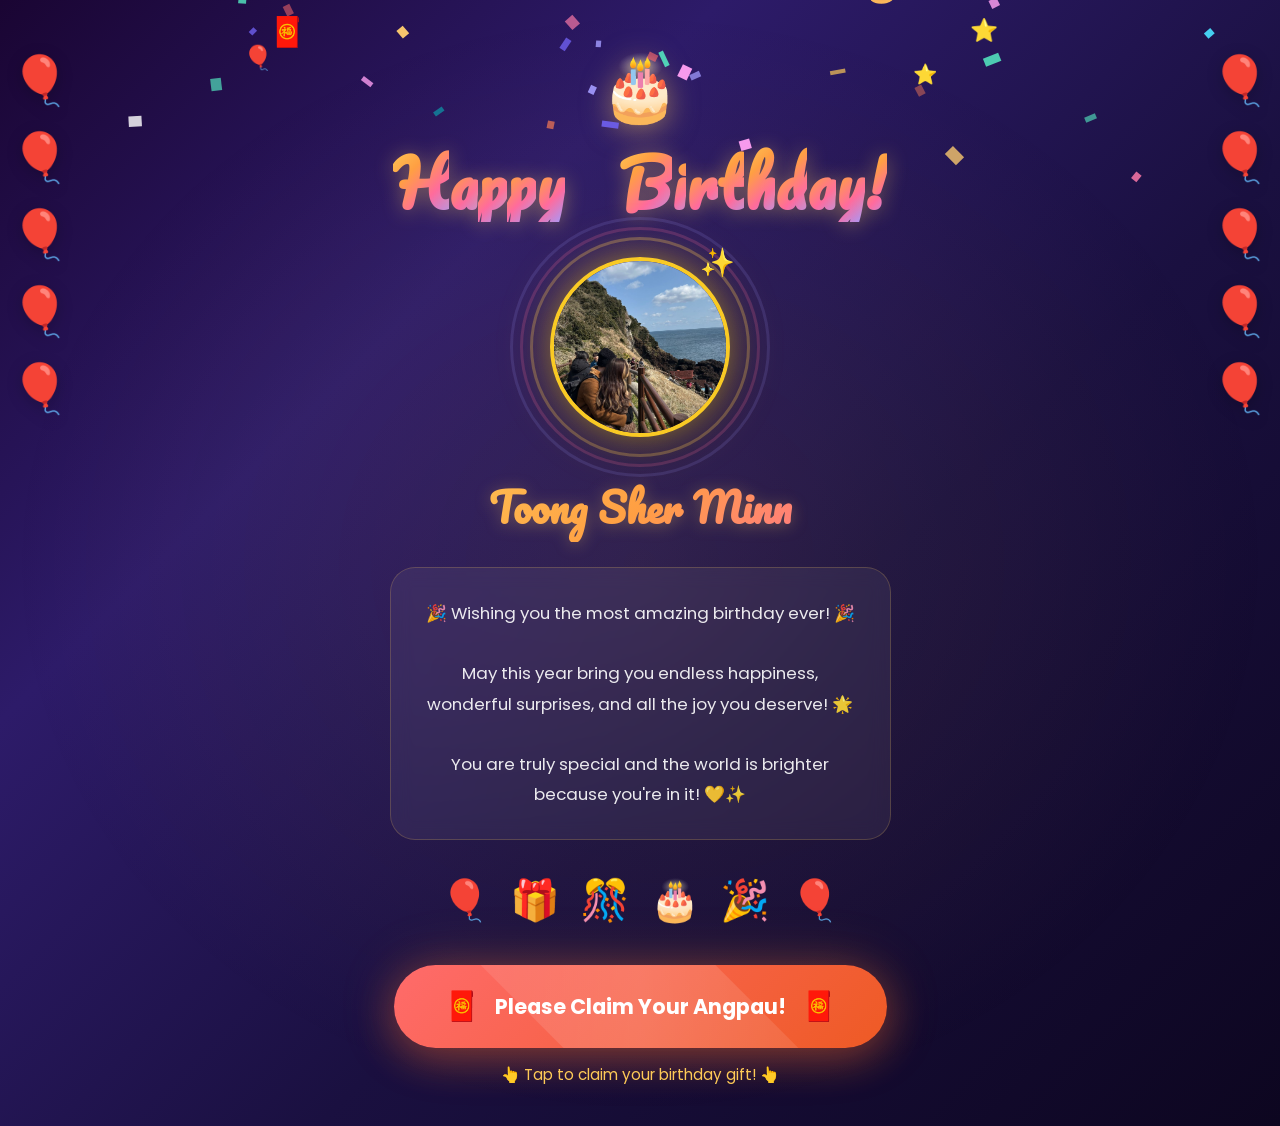
<file: index.html>
<!DOCTYPE html>
<html lang="en">
<head>
    <meta charset="UTF-8">
    <meta name="viewport" content="width=device-width, initial-scale=1.0">
    <title>🎂 Happy Birthday! 🎂</title>
    <link rel="preconnect" href="https://fonts.googleapis.com">
    <link rel="preconnect" href="https://fonts.gstatic.com" crossorigin>
    <link href="https://fonts.googleapis.com/css2?family=Pacifico&family=Poppins:wght@300;400;600;700;800&display=swap" rel="stylesheet">
    <link rel="stylesheet" href="style.css">
</head>
<body>
    <!-- Floating Balloons Background -->
    <div class="balloons-bg" id="balloonsBg"></div>

    <!-- Confetti particles -->
    <div class="confetti-container" id="confettiContainer"></div>

    <!-- Sparkle Stars -->
    <div class="sparkle-container" id="sparkleContainer"></div>

    <!-- ===== MAIN BIRTHDAY SECTION ===== -->
    <section class="section birthday-section" id="birthdaySection">
        <div class="birthday-content">
            <!-- Cake icon top -->
            <div class="cake-icon">🎂</div>

            <!-- Animated title -->
            <h1 class="birthday-title fun-font">
                <span class="letter-pop" style="--i:0">H</span><span class="letter-pop" style="--i:1">a</span><span class="letter-pop" style="--i:2">p</span><span class="letter-pop" style="--i:3">p</span><span class="letter-pop" style="--i:4">y</span>
                <span class="letter-space"></span>
                <span class="letter-pop" style="--i:5">B</span><span class="letter-pop" style="--i:6">i</span><span class="letter-pop" style="--i:7">r</span><span class="letter-pop" style="--i:8">t</span><span class="letter-pop" style="--i:9">h</span><span class="letter-pop" style="--i:10">d</span><span class="letter-pop" style="--i:11">a</span><span class="letter-pop" style="--i:12">y</span><span class="letter-pop" style="--i:13">!</span>
            </h1>

            <!-- Birthday person's photo -->
            <div class="birthday-photo-frame">
                <div class="photo-ring"></div>
                <div class="photo-ring ring-2"></div>
                <div class="photo-ring ring-3"></div>
                <img src="images/birthday_girl.jpeg" alt="Birthday Girl" class="birthday-photo" id="birthdayPhoto">
                <div class="photo-sparkles">✨</div>
            </div>

            <!-- Name -->
            <h2 class="birthday-name fun-font">Toong Sher Minn</h2>

            <!-- Birthday message -->
            <div class="birthday-message-box">
                <p class="birthday-message">
                    🎉 Wishing you the most amazing birthday ever! 🎉<br><br>
                    May this year bring you endless happiness,<br>
                    wonderful surprises, and all the joy you deserve! 🌟<br><br>
                    You are truly special and the world is brighter<br>
                    because you're in it! 💛✨
                </p>
            </div>

            <!-- Party emojis row -->
            <div class="party-emojis">
                <span class="party-emoji bounce-1">🎈</span>
                <span class="party-emoji bounce-2">🎁</span>
                <span class="party-emoji bounce-3">🎊</span>
                <span class="party-emoji bounce-4">🎂</span>
                <span class="party-emoji bounce-5">🎉</span>
                <span class="party-emoji bounce-6">🎈</span>
            </div>

            <!-- Angpau Button -->
            <a href="angpau.html" class="angpau-btn pulse-btn" id="angpauBtn">
                <span class="angpau-icon">🧧</span>
                <span class="angpau-text">Please Claim Your Angpau!</span>
                <span class="angpau-icon">🧧</span>
            </a>

            <p class="angpau-hint">👆 Tap to claim your birthday gift! 👆</p>
        </div>

        <!-- Big side balloons decoration -->
        <div class="balloon-cluster left-balloons">
            <div class="static-balloon" style="--color: #ff6b6b; --delay: 0s;">🎈</div>
            <div class="static-balloon" style="--color: #feca57; --delay: 0.2s;">🎈</div>
            <div class="static-balloon" style="--color: #48dbfb; --delay: 0.4s;">🎈</div>
            <div class="static-balloon" style="--color: #ff9ff3; --delay: 0.6s;">🎈</div>
            <div class="static-balloon" style="--color: #55efc4; --delay: 0.8s;">🎈</div>
        </div>
        <div class="balloon-cluster right-balloons">
            <div class="static-balloon" style="--color: #a29bfe; --delay: 0.1s;">🎈</div>
            <div class="static-balloon" style="--color: #fd79a8; --delay: 0.3s;">🎈</div>
            <div class="static-balloon" style="--color: #fdcb6e; --delay: 0.5s;">🎈</div>
            <div class="static-balloon" style="--color: #00cec9; --delay: 0.7s;">🎈</div>
            <div class="static-balloon" style="--color: #e17055; --delay: 0.9s;">🎈</div>
        </div>

        <canvas id="confettiCanvas"></canvas>
    </section>

    <script src="script.js"></script>
</body>
</html>
</file>
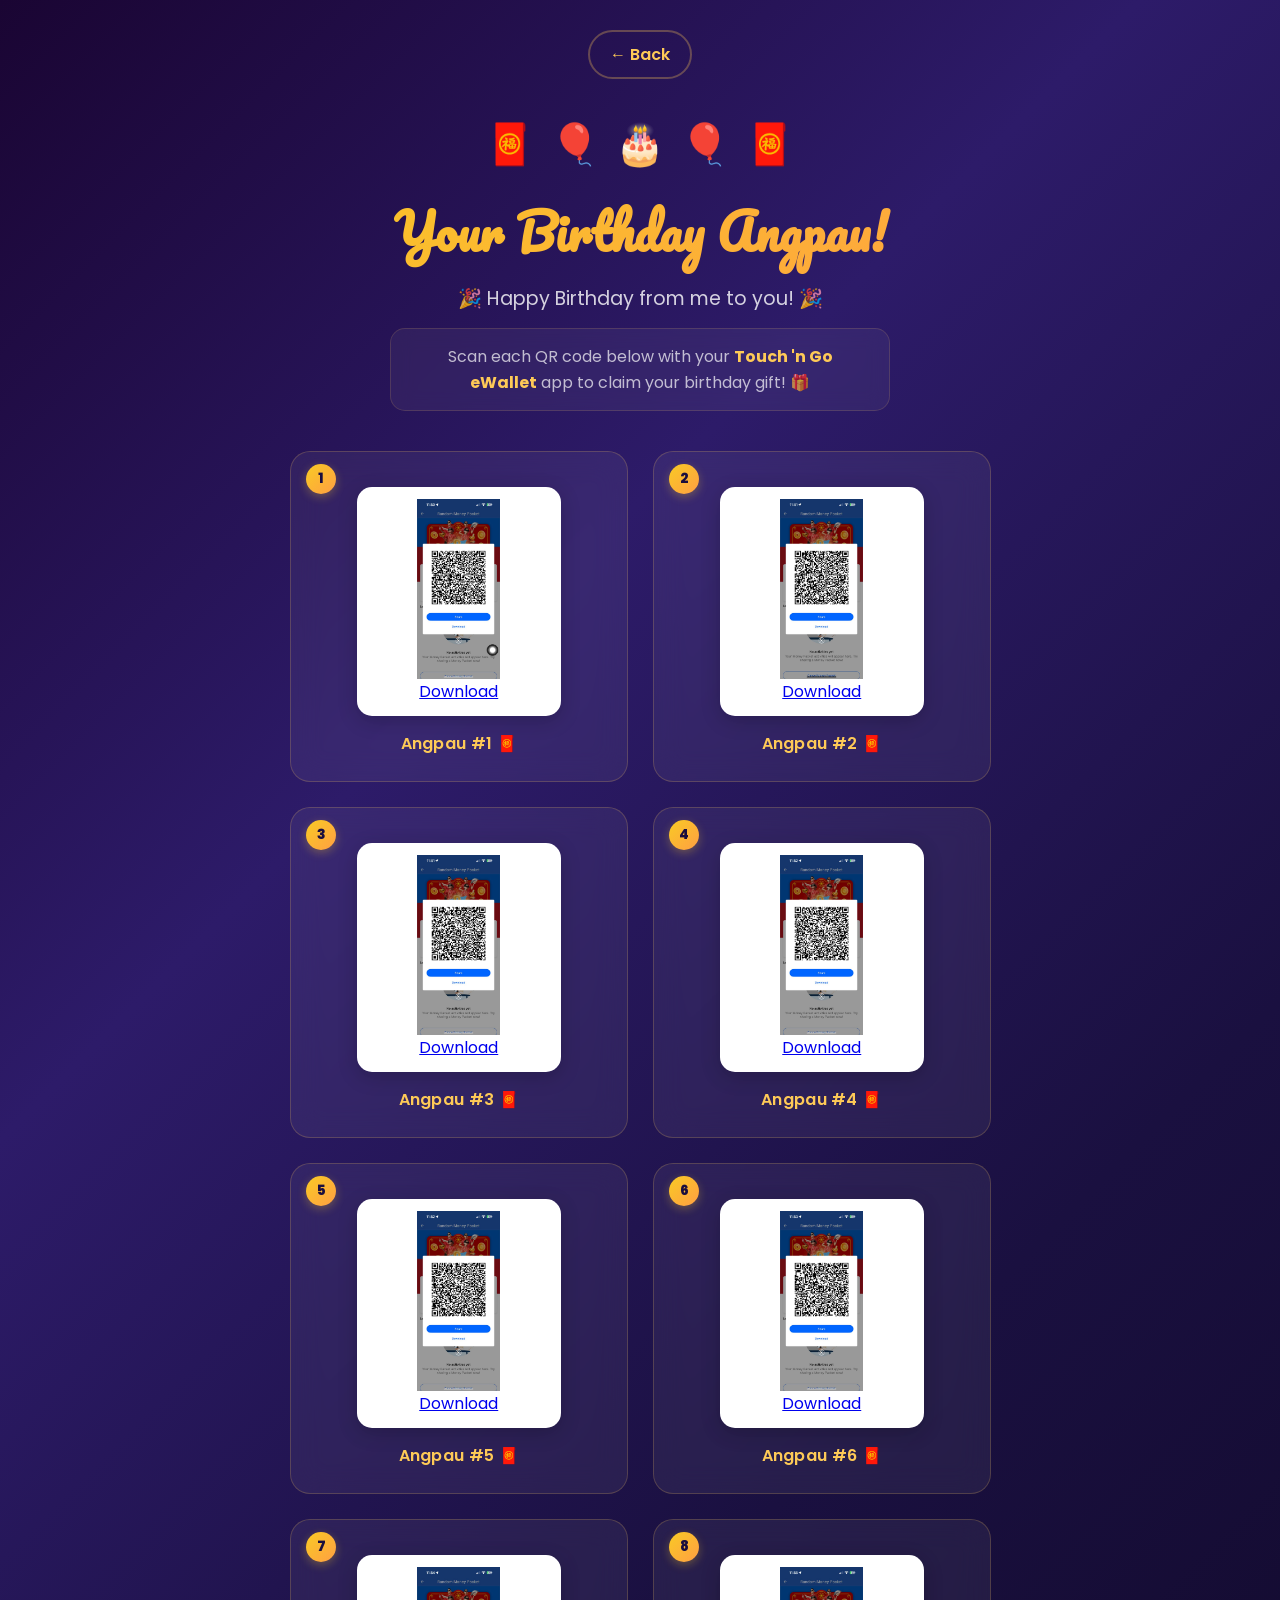
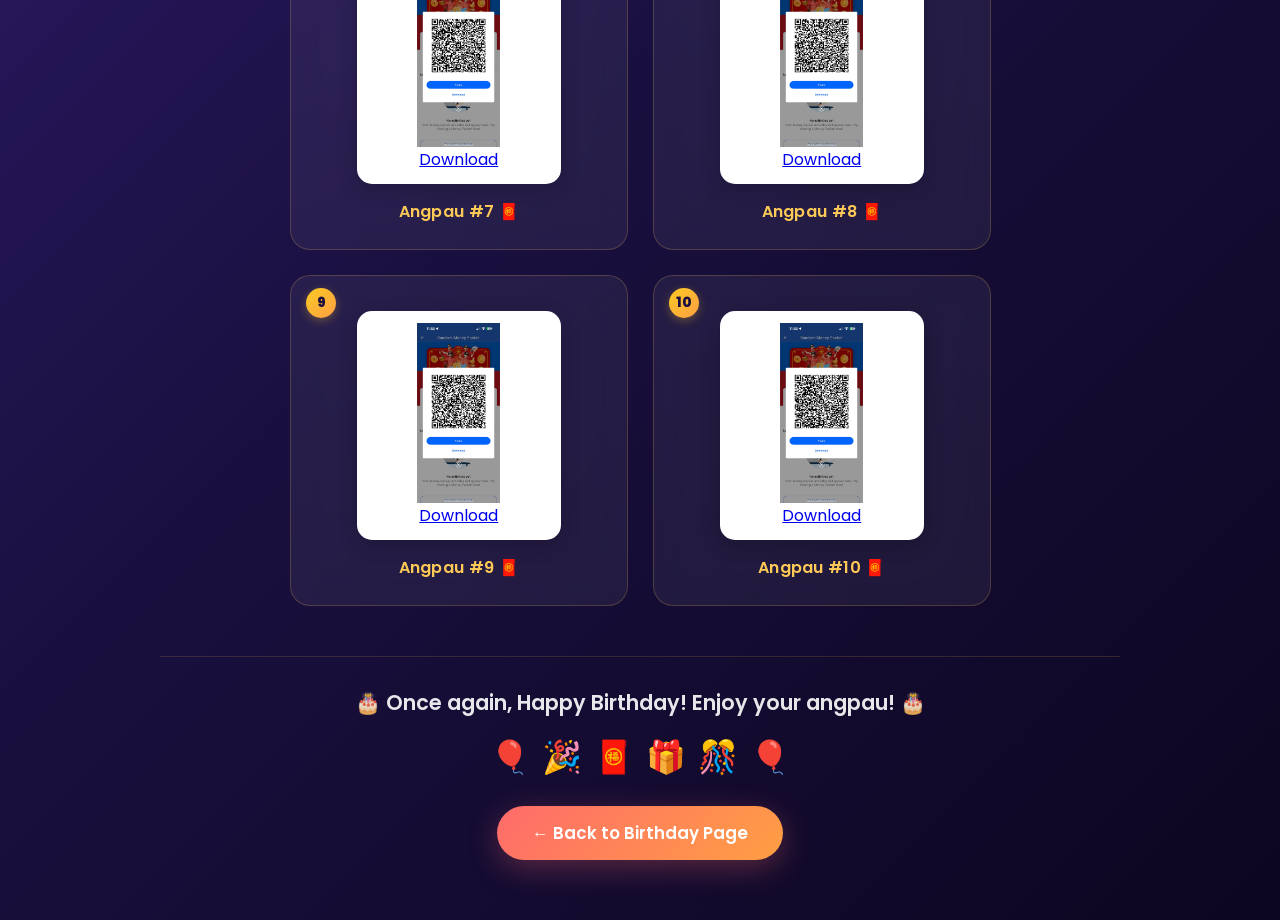
<file: angpau.html>
<!DOCTYPE html>
<html lang="en">
<head>
    <meta charset="UTF-8">
    <meta name="viewport" content="width=device-width, initial-scale=1.0">
    <title>🧧 Your Birthday Angpau! 🧧</title>
    <link rel="preconnect" href="https://fonts.googleapis.com">
    <link rel="preconnect" href="https://fonts.gstatic.com" crossorigin>
    <link href="https://fonts.googleapis.com/css2?family=Pacifico&family=Poppins:wght@300;400;600;700;800&display=swap" rel="stylesheet">
    <link rel="stylesheet" href="angpau.css">
</head>
<body>
    <!-- Floating Balloons Background -->
    <div class="balloons-bg" id="balloonsBg"></div>

    <!-- Sparkles -->
    <div class="sparkle-container" id="sparkleContainer"></div>

    <div class="angpau-page">
        <!-- Header -->
        <header class="angpau-header">
            <a href="index.html" class="back-btn">← Back</a>
            <div class="header-emojis">
                <span class="header-emoji he-1">🧧</span>
                <span class="header-emoji he-2">🎈</span>
                <span class="header-emoji he-3">🎂</span>
                <span class="header-emoji he-4">🎈</span>
                <span class="header-emoji he-5">🧧</span>
            </div>
            <h1 class="angpau-title fun-font">Your Birthday Angpau!</h1>
            <p class="angpau-subtitle">🎉 Happy Birthday from me to you! 🎉</p>
            <p class="angpau-instructions">
                Scan each QR code below with your <strong>Touch 'n Go eWallet</strong> app to claim your birthday gift! 🎁
            </p>
        </header>

        <!-- QR Codes Grid -->
        <div class="qr-grid">
            <div class="qr-card" style="--delay: 0.1s">
                <div class="qr-number">1</div>
                <div class="qr-image-wrapper">
                    <img src="images/qr1.jpeg" alt="QR Code 1" class="qr-image">
                    <a href="images/qr1.jpeg" download class="download-btn">Download</a>
                </div>
                <p class="qr-label">Angpau #1 🧧</p>
            </div>

            <div class="qr-card" style="--delay: 0.2s">
                <div class="qr-number">2</div>
                <div class="qr-image-wrapper">
                    <img src="images/qr2.jpeg" alt="QR Code 2" class="qr-image">
                    <a href="images/qr2.jpeg" download class="download-btn">Download</a>
                </div>
                <p class="qr-label">Angpau #2 🧧</p>
            </div>

            <div class="qr-card" style="--delay: 0.3s">
                <div class="qr-number">3</div>
                <div class="qr-image-wrapper">
                    <img src="images/qr3.jpeg" alt="QR Code 3" class="qr-image">
                    <a href="images/qr3.jpeg" download class="download-btn">Download</a>
                </div>
                <p class="qr-label">Angpau #3 🧧</p>
            </div>

            <div class="qr-card" style="--delay: 0.4s">
                <div class="qr-number">4</div>
                <div class="qr-image-wrapper">
                    <img src="images/qr4.jpeg" alt="QR Code 4" class="qr-image">
                    <a href="images/qr4.jpeg" download class="download-btn">Download</a>
                </div>
                <p class="qr-label">Angpau #4 🧧</p>
            </div>

            <div class="qr-card" style="--delay: 0.5s">
                <div class="qr-number">5</div>
                <div class="qr-image-wrapper">
                    <img src="images/qr5.jpeg" alt="QR Code 5" class="qr-image">
                    <a href="images/qr5.jpeg" download class="download-btn">Download</a>
                </div>
                <p class="qr-label">Angpau #5 🧧</p>
            </div>

            <div class="qr-card" style="--delay: 0.6s">
                <div class="qr-number">6</div>
                <div class="qr-image-wrapper">
                    <img src="images/qr6.jpeg" alt="QR Code 6" class="qr-image">
                    <a href="images/qr6.jpeg" download class="download-btn">Download</a>
                </div>
                <p class="qr-label">Angpau #6 🧧</p>
            </div>

            <div class="qr-card" style="--delay: 0.7s">
                <div class="qr-number">7</div>
                <div class="qr-image-wrapper">
                    <img src="images/qr7.jpeg" alt="QR Code 7" class="qr-image">
                    <a href="images/qr7.jpeg" download class="download-btn">Download</a>
                </div>
                <p class="qr-label">Angpau #7 🧧</p>
            </div>

            <div class="qr-card" style="--delay: 0.8s">
                <div class="qr-number">8</div>
                <div class="qr-image-wrapper">
                    <img src="images/qr8.jpeg" alt="QR Code 8" class="qr-image">
                    <a href="images/qr8.jpeg" download class="download-btn">Download</a>
                </div>
                <p class="qr-label">Angpau #8 🧧</p>
            </div>

            <div class="qr-card" style="--delay: 0.9s">
                <div class="qr-number">9</div>
                <div class="qr-image-wrapper">
                    <img src="images/qr9.jpeg" alt="QR Code 9" class="qr-image">
                    <a href="images/qr9.jpeg" download class="download-btn">Download</a>
                </div>
                <p class="qr-label">Angpau #9 🧧</p>
            </div>

            <div class="qr-card" style="--delay: 1.0s">
                <div class="qr-number">10</div>
                <div class="qr-image-wrapper">
                    <img src="images/qr10.jpeg" alt="QR Code 10" class="qr-image">
                    <a href="images/qr10.jpeg" download class="download-btn">Download</a>
                </div>
                <p class="qr-label">Angpau #10 🧧</p>
            </div>
        </div>

        <!-- Footer message -->
        <footer class="angpau-footer">
            <p class="footer-msg">🎂 Once again, Happy Birthday! Enjoy your angpau! 🎂</p>
            <div class="footer-emojis">
                <span>🎈</span><span>🎉</span><span>🧧</span><span>🎁</span><span>🎊</span><span>🎈</span>
            </div>
            <a href="index.html" class="back-home-btn">← Back to Birthday Page</a>
        </footer>
    </div>

    <script>
        // Floating balloons for angpau page
        document.addEventListener('DOMContentLoaded', () => {
            const container = document.getElementById('balloonsBg');
            for (let i = 0; i < 40; i++) {
                const balloon = document.createElement('div');
                balloon.className = 'floating-balloon';
                balloon.textContent = '🎈';
                balloon.style.left = Math.random() * 100 + '%';
                balloon.style.fontSize = (Math.random() * 25 + 20) + 'px';
                balloon.style.animationDuration = (Math.random() * 12 + 8) + 's';
                balloon.style.animationDelay = (Math.random() * 15) + 's';
                balloon.style.opacity = (Math.random() * 0.3 + 0.2);
                const hue = Math.random() * 360;
                balloon.style.filter = `hue-rotate(${hue}deg) drop-shadow(0 4px 8px rgba(0,0,0,0.2))`;
                container.appendChild(balloon);
            }

            // Continuously add more
            setInterval(() => {
                if (container.children.length > 60) {
                    container.removeChild(container.children[0]);
                }
                const balloon = document.createElement('div');
                balloon.className = 'floating-balloon';
                balloon.textContent = '🎈';
                balloon.style.left = Math.random() * 100 + '%';
                balloon.style.fontSize = (Math.random() * 25 + 20) + 'px';
                balloon.style.animationDuration = (Math.random() * 12 + 8) + 's';
                balloon.style.animationDelay = '0s';
                balloon.style.opacity = (Math.random() * 0.3 + 0.2);
                const hue = Math.random() * 360;
                balloon.style.filter = `hue-rotate(${hue}deg) drop-shadow(0 4px 8px rgba(0,0,0,0.2))`;
                container.appendChild(balloon);
            }, 1000);

            // Sparkle stars
            const sparkleContainer = document.getElementById('sparkleContainer');
            const sparkles = ['✨', '⭐', '🌟', '💫'];
            for (let i = 0; i < 15; i++) {
                const star = document.createElement('div');
                star.className = 'sparkle-star';
                star.textContent = sparkles[Math.floor(Math.random() * sparkles.length)];
                star.style.left = Math.random() * 100 + '%';
                star.style.top = Math.random() * 100 + '%';
                star.style.fontSize = (Math.random() * 14 + 8) + 'px';
                star.style.animationDuration = (Math.random() * 3 + 2) + 's';
                star.style.animationDelay = (Math.random() * 5) + 's';
                sparkleContainer.appendChild(star);
            }
        });
    </script>
</body>
</html>
</file>
<file: style.css>
/* ============================================
   BIRTHDAY WEBSITE - FESTIVE CELEBRATION DESIGN
   ============================================ */

/* ---------- RESET & BASE ---------- */
*, *::before, *::after {
    margin: 0;
    padding: 0;
    box-sizing: border-box;
}

:root {
    --pink: #ff6b9d;
    --yellow: #feca57;
    --orange: #ff9f43;
    --red: #ff6b6b;
    --purple: #a29bfe;
    --blue: #48dbfb;
    --green: #55efc4;
    --magenta: #fd79a8;
    --gold: #f9ca24;
    --white: #ffffff;
    --cream: #fffdf7;
    --dark: #2d1b69;
    --darker: #1a0e3e;
}

html {
    scroll-behavior: smooth;
}

body {
    font-family: 'Poppins', sans-serif;
    background: linear-gradient(135deg, #1a0533 0%, #2d1b69 30%, #1a1040 60%, #0d0620 100%);
    color: var(--white);
    overflow-x: hidden;
    min-height: 100vh;
}

.fun-font {
    font-family: 'Pacifico', cursive;
}

.hidden {
    display: none !important;
}

/* ---------- FLOATING BALLOONS BACKGROUND ---------- */
.balloons-bg {
    position: fixed;
    top: 0;
    left: 0;
    width: 100%;
    height: 100%;
    pointer-events: none;
    z-index: 0;
    overflow: hidden;
}

.floating-balloon {
    position: absolute;
    bottom: -120px;
    animation: balloonFloat linear infinite;
    opacity: 0.6;
    font-size: 40px;
    filter: drop-shadow(0 4px 8px rgba(0,0,0,0.3));
}

@keyframes balloonFloat {
    0% {
        transform: translateY(0) translateX(0) rotate(0deg);
        opacity: 0;
    }
    5% {
        opacity: 0.6;
    }
    50% {
        transform: translateY(-55vh) translateX(30px) rotate(10deg);
        opacity: 0.6;
    }
    90% {
        opacity: 0.5;
    }
    100% {
        transform: translateY(-115vh) translateX(-20px) rotate(-5deg);
        opacity: 0;
    }
}

/* ---------- CONFETTI PARTICLES ---------- */
.confetti-container {
    position: fixed;
    top: 0;
    left: 0;
    width: 100%;
    height: 100%;
    pointer-events: none;
    z-index: 1;
    overflow: hidden;
}

.confetti-piece {
    position: absolute;
    top: -20px;
    width: 10px;
    height: 10px;
    opacity: 0.7;
    animation: confettiFall linear infinite;
}

@keyframes confettiFall {
    0% {
        transform: translateX(0) rotate(0deg) scale(1);
        opacity: 0;
    }
    10% {
        opacity: 0.7;
    }
    100% {
        transform: translateX(80px) rotate(720deg) translateY(110vh) scale(0.5);
        opacity: 0;
    }
}

/* ---------- SPARKLE STARS ---------- */
.sparkle-container {
    position: fixed;
    top: 0;
    left: 0;
    width: 100%;
    height: 100%;
    pointer-events: none;
    z-index: 1;
    overflow: hidden;
}

.sparkle-star {
    position: absolute;
    font-size: 16px;
    animation: sparkle 3s ease-in-out infinite;
    opacity: 0;
}

@keyframes sparkle {
    0%, 100% { opacity: 0; transform: scale(0.5) rotate(0deg); }
    50% { opacity: 1; transform: scale(1.2) rotate(180deg); }
}

/* ---------- SECTIONS ---------- */
.section {
    min-height: 100vh;
    display: flex;
    flex-direction: column;
    align-items: center;
    justify-content: center;
    position: relative;
    z-index: 10;
    padding: 40px 20px;
}

/* ---------- BIRTHDAY SECTION ---------- */
.birthday-section {
    background: radial-gradient(ellipse at center, rgba(254, 202, 87, 0.08) 0%, transparent 70%);
    text-align: center;
}

.birthday-content {
    position: relative;
    z-index: 10;
    max-width: 700px;
    margin: 0 auto;
}

/* Cake Icon */
.cake-icon {
    font-size: 4rem;
    animation: cakeBounce 2s ease-in-out infinite;
    filter: drop-shadow(0 4px 15px rgba(254, 202, 87, 0.5));
    margin-bottom: 10px;
}

@keyframes cakeBounce {
    0%, 100% { transform: translateY(0) scale(1); }
    25% { transform: translateY(-15px) scale(1.1); }
    50% { transform: translateY(0) scale(1); }
    75% { transform: translateY(-8px) scale(1.05); }
}

/* Animated Title - each letter pops in */
.birthday-title {
    font-size: 4rem;
    margin-bottom: 25px;
    line-height: 1.2;
}

.letter-pop {
    display: inline-block;
    animation: letterPop 0.6s ease both;
    animation-delay: calc(var(--i) * 0.08s);
    background: linear-gradient(135deg, var(--yellow), var(--orange), var(--pink), var(--purple));
    -webkit-background-clip: text;
    -webkit-text-fill-color: transparent;
    background-clip: text;
    filter: drop-shadow(0 2px 10px rgba(254, 202, 87, 0.4));
}

.letter-space {
    display: inline-block;
    width: 20px;
}

@keyframes letterPop {
    0% {
        opacity: 0;
        transform: translateY(-50px) scale(0) rotate(-20deg);
    }
    60% {
        transform: translateY(10px) scale(1.2) rotate(5deg);
    }
    100% {
        opacity: 1;
        transform: translateY(0) scale(1) rotate(0deg);
    }
}

/* Birthday Photo Frame */
.birthday-photo-frame {
    width: 200px;
    height: 200px;
    border-radius: 50%;
    margin: 0 auto 25px;
    position: relative;
    display: flex;
    align-items: center;
    justify-content: center;
}

.birthday-photo {
    width: 180px;
    height: 180px;
    border-radius: 50%;
    object-fit: cover;
    border: 4px solid var(--gold);
    box-shadow: 0 0 30px rgba(249, 202, 36, 0.4),
                0 0 60px rgba(249, 202, 36, 0.2),
                0 10px 40px rgba(0, 0, 0, 0.3);
    position: relative;
    z-index: 2;
    animation: photoGlow 3s ease-in-out infinite;
}

@keyframes photoGlow {
    0%, 100% { box-shadow: 0 0 30px rgba(249, 202, 36, 0.4), 0 0 60px rgba(249, 202, 36, 0.2); }
    50% { box-shadow: 0 0 50px rgba(249, 202, 36, 0.6), 0 0 100px rgba(249, 202, 36, 0.3); }
}

.photo-ring {
    position: absolute;
    top: -10px;
    left: -10px;
    right: -10px;
    bottom: -10px;
    border-radius: 50%;
    border: 3px solid rgba(254, 202, 87, 0.3);
    animation: ringPulse 2s ease-in-out infinite;
}

.ring-2 {
    top: -20px;
    left: -20px;
    right: -20px;
    bottom: -20px;
    border-color: rgba(255, 107, 157, 0.2);
    animation-delay: 0.5s;
}

.ring-3 {
    top: -30px;
    left: -30px;
    right: -30px;
    bottom: -30px;
    border-color: rgba(162, 155, 254, 0.15);
    animation-delay: 1s;
}

@keyframes ringPulse {
    0%, 100% { transform: scale(1); opacity: 0.5; }
    50% { transform: scale(1.05); opacity: 1; }
}

.photo-sparkles {
    position: absolute;
    top: -5px;
    right: 5px;
    font-size: 28px;
    animation: sparkleFloat 2s ease-in-out infinite;
    z-index: 3;
}

@keyframes sparkleFloat {
    0%, 100% { transform: translateY(0) rotate(0deg); }
    50% { transform: translateY(-10px) rotate(15deg); }
}

/* Birthday Name */
.birthday-name {
    font-size: 2.5rem;
    background: linear-gradient(135deg, var(--yellow), var(--orange), var(--pink));
    -webkit-background-clip: text;
    -webkit-text-fill-color: transparent;
    background-clip: text;
    margin-bottom: 25px;
    text-shadow: none;
    filter: drop-shadow(0 2px 8px rgba(254, 202, 87, 0.3));
    animation: fadeInUp 1s ease 1.2s both;
}

/* Birthday Message Box */
.birthday-message-box {
    background: rgba(255, 255, 255, 0.06);
    backdrop-filter: blur(10px);
    border: 1px solid rgba(254, 202, 87, 0.2);
    border-radius: 25px;
    padding: 30px 35px;
    margin: 0 auto 30px;
    max-width: 550px;
    animation: fadeInUp 1s ease 1.4s both;
}

.birthday-message {
    font-size: 1.05rem;
    color: rgba(255, 255, 255, 0.9);
    line-height: 1.8;
}

/* Party Emojis Row */
.party-emojis {
    display: flex;
    justify-content: center;
    gap: 20px;
    margin-bottom: 35px;
    animation: fadeInUp 1s ease 1.6s both;
}

.party-emoji {
    font-size: 2.5rem;
    display: inline-block;
}

.bounce-1 { animation: emojiBounce 1.5s ease-in-out infinite 0s; }
.bounce-2 { animation: emojiBounce 1.5s ease-in-out infinite 0.15s; }
.bounce-3 { animation: emojiBounce 1.5s ease-in-out infinite 0.3s; }
.bounce-4 { animation: emojiBounce 1.5s ease-in-out infinite 0.45s; }
.bounce-5 { animation: emojiBounce 1.5s ease-in-out infinite 0.6s; }
.bounce-6 { animation: emojiBounce 1.5s ease-in-out infinite 0.75s; }

@keyframes emojiBounce {
    0%, 100% { transform: translateY(0) scale(1); }
    50% { transform: translateY(-18px) scale(1.15); }
}

/* Angpau Button */
.angpau-btn {
    display: inline-flex;
    align-items: center;
    gap: 15px;
    padding: 20px 50px;
    font-size: 1.3rem;
    font-family: 'Poppins', sans-serif;
    font-weight: 700;
    background: linear-gradient(135deg, #ff6b6b, #ee5a24, #ff9f43, #feca57);
    background-size: 300% 300%;
    animation: gradientShift 3s ease infinite, fadeInUp 1s ease 1.8s both;
    color: var(--white);
    border: none;
    border-radius: 60px;
    cursor: pointer;
    transition: all 0.3s ease;
    box-shadow: 0 10px 40px rgba(238, 90, 36, 0.4),
                0 0 60px rgba(255, 159, 67, 0.2);
    text-decoration: none;
    position: relative;
    overflow: hidden;
}

@keyframes gradientShift {
    0% { background-position: 0% 50%; }
    50% { background-position: 100% 50%; }
    100% { background-position: 0% 50%; }
}

.angpau-btn::before {
    content: '';
    position: absolute;
    top: -50%;
    left: -50%;
    width: 200%;
    height: 200%;
    background: linear-gradient(45deg, transparent, rgba(255, 255, 255, 0.15), transparent);
    transform: rotate(45deg);
    animation: shimmer 2.5s infinite;
}

@keyframes shimmer {
    0% { transform: translateX(-100%) rotate(45deg); }
    100% { transform: translateX(100%) rotate(45deg); }
}

.angpau-btn:hover {
    transform: translateY(-5px) scale(1.05);
    box-shadow: 0 20px 60px rgba(238, 90, 36, 0.6),
                0 0 100px rgba(255, 159, 67, 0.3);
}

.angpau-icon {
    font-size: 1.8rem;
    animation: angpauWiggle 1s ease-in-out infinite;
}

@keyframes angpauWiggle {
    0%, 100% { transform: rotate(0deg); }
    25% { transform: rotate(-10deg); }
    75% { transform: rotate(10deg); }
}

.angpau-text {
    position: relative;
    z-index: 1;
}

.pulse-btn {
    animation: pulseBtn 2s ease-in-out infinite, fadeInUp 1s ease 1.8s both;
}

@keyframes pulseBtn {
    0%, 100% { box-shadow: 0 10px 40px rgba(238, 90, 36, 0.4); }
    50% { box-shadow: 0 10px 60px rgba(238, 90, 36, 0.7), 0 0 100px rgba(255, 159, 67, 0.3); }
}

.angpau-hint {
    font-size: 0.95rem;
    color: var(--yellow);
    margin-top: 15px;
    animation: pulse 2s ease-in-out infinite, fadeInUp 1s ease 2s both;
    opacity: 0.8;
}

@keyframes pulse {
    0%, 100% { opacity: 0.5; transform: scale(1); }
    50% { opacity: 1; transform: scale(1.02); }
}

/* ---------- BALLOON CLUSTERS (side decorations) ---------- */
.balloon-cluster {
    position: fixed;
    top: 5%;
    z-index: 5;
    display: flex;
    flex-direction: column;
    gap: 5px;
    pointer-events: none;
}

.left-balloons {
    left: 10px;
}

.right-balloons {
    right: 10px;
}

.static-balloon {
    font-size: 3rem;
    animation: balloonSway 3s ease-in-out infinite;
    animation-delay: var(--delay);
    filter: drop-shadow(0 4px 8px rgba(0,0,0,0.2));
}

@keyframes balloonSway {
    0%, 100% { transform: translateX(0) rotate(-5deg); }
    50% { transform: translateX(10px) rotate(5deg); }
}

/* ---------- CONFETTI CANVAS ---------- */
#confettiCanvas {
    position: fixed;
    top: 0;
    left: 0;
    width: 100%;
    height: 100%;
    pointer-events: none;
    z-index: 100;
}

/* ---------- ANIMATIONS ---------- */
@keyframes fadeInDown {
    from { opacity: 0; transform: translateY(-30px); }
    to { opacity: 1; transform: translateY(0); }
}

@keyframes fadeInUp {
    from { opacity: 0; transform: translateY(30px); }
    to { opacity: 1; transform: translateY(0); }
}

@keyframes fadeIn {
    from { opacity: 0; }
    to { opacity: 1; }
}

/* ---------- RESPONSIVE ---------- */
@media (max-width: 768px) {
    .birthday-title {
        font-size: 2.8rem;
    }

    .birthday-name {
        font-size: 2rem;
    }

    .birthday-photo {
        width: 150px;
        height: 150px;
    }

    .birthday-photo-frame {
        width: 160px;
        height: 160px;
    }

    .angpau-btn {
        padding: 16px 35px;
        font-size: 1.1rem;
    }

    .party-emoji {
        font-size: 2rem;
    }

    .balloon-cluster {
        display: none;
    }

    .birthday-message-box {
        padding: 20px 25px;
    }
}

@media (max-width: 480px) {
    .birthday-title {
        font-size: 2.2rem;
    }

    .birthday-name {
        font-size: 1.8rem;
    }

    .birthday-photo {
        width: 130px;
        height: 130px;
    }

    .birthday-photo-frame {
        width: 140px;
        height: 140px;
    }

    .angpau-btn {
        padding: 14px 28px;
        font-size: 1rem;
        gap: 10px;
    }

    .party-emojis {
        gap: 12px;
    }

    .party-emoji {
        font-size: 1.6rem;
    }

    .letter-space {
        width: 12px;
    }
}

/* ---------- SCROLLBAR ---------- */
::-webkit-scrollbar {
    width: 8px;
}

::-webkit-scrollbar-track {
    background: var(--darker);
}

::-webkit-scrollbar-thumb {
    background: var(--purple);
    border-radius: 10px;
}

::-webkit-scrollbar-thumb:hover {
    background: var(--pink);
}
</file>
<file: angpau.css>
/* ============================================
   ANGPAU QR CODE PAGE - BIRTHDAY THEME
   ============================================ */

/* ---------- RESET & BASE ---------- */
*, *::before, *::after {
    margin: 0;
    padding: 0;
    box-sizing: border-box;
}

:root {
    --pink: #ff6b9d;
    --yellow: #feca57;
    --orange: #ff9f43;
    --red: #ff6b6b;
    --purple: #a29bfe;
    --blue: #48dbfb;
    --green: #55efc4;
    --magenta: #fd79a8;
    --gold: #f9ca24;
    --white: #ffffff;
    --dark: #2d1b69;
    --darker: #1a0e3e;
}

html {
    scroll-behavior: smooth;
}

body {
    font-family: 'Poppins', sans-serif;
    background: linear-gradient(135deg, #1a0533 0%, #2d1b69 30%, #1a1040 60%, #0d0620 100%);
    color: var(--white);
    overflow-x: hidden;
    min-height: 100vh;
}

.fun-font {
    font-family: 'Pacifico', cursive;
}

/* ---------- FLOATING BALLOONS ---------- */
.balloons-bg {
    position: fixed;
    top: 0;
    left: 0;
    width: 100%;
    height: 100%;
    pointer-events: none;
    z-index: 0;
    overflow: hidden;
}

.floating-balloon {
    position: absolute;
    bottom: -120px;
    animation: balloonFloat linear infinite;
    opacity: 0.5;
    font-size: 35px;
}

@keyframes balloonFloat {
    0% {
        transform: translateY(0) translateX(0) rotate(0deg);
        opacity: 0;
    }
    5% { opacity: 0.5; }
    50% { transform: translateY(-55vh) translateX(25px) rotate(8deg); }
    90% { opacity: 0.4; }
    100% {
        transform: translateY(-115vh) translateX(-15px) rotate(-5deg);
        opacity: 0;
    }
}

/* ---------- SPARKLE STARS ---------- */
.sparkle-container {
    position: fixed;
    top: 0;
    left: 0;
    width: 100%;
    height: 100%;
    pointer-events: none;
    z-index: 1;
    overflow: hidden;
}

.sparkle-star {
    position: absolute;
    animation: sparkle 3s ease-in-out infinite;
    opacity: 0;
}

@keyframes sparkle {
    0%, 100% { opacity: 0; transform: scale(0.5) rotate(0deg); }
    50% { opacity: 1; transform: scale(1.2) rotate(180deg); }
}

/* ---------- ANGPAU PAGE CONTAINER ---------- */
.angpau-page {
    position: relative;
    z-index: 10;
    max-width: 1000px;
    margin: 0 auto;
    padding: 30px 20px 60px;
}

/* ---------- HEADER ---------- */
.angpau-header {
    text-align: center;
    margin-bottom: 40px;
}

.back-btn {
    display: inline-block;
    color: var(--yellow);
    text-decoration: none;
    font-weight: 600;
    font-size: 1rem;
    padding: 10px 20px;
    border: 2px solid rgba(254, 202, 87, 0.3);
    border-radius: 30px;
    transition: all 0.3s;
    margin-bottom: 20px;
}

.back-btn:hover {
    background: rgba(254, 202, 87, 0.15);
    border-color: var(--yellow);
    transform: translateX(-5px);
}

.header-emojis {
    display: flex;
    justify-content: center;
    gap: 15px;
    margin: 15px 0;
}

.header-emoji {
    font-size: 2.5rem;
    display: inline-block;
}

.he-1 { animation: emojiBounce 1.5s ease-in-out infinite 0s; }
.he-2 { animation: emojiBounce 1.5s ease-in-out infinite 0.15s; }
.he-3 { animation: emojiBounce 1.5s ease-in-out infinite 0.3s; }
.he-4 { animation: emojiBounce 1.5s ease-in-out infinite 0.45s; }
.he-5 { animation: emojiBounce 1.5s ease-in-out infinite 0.6s; }

@keyframes emojiBounce {
    0%, 100% { transform: translateY(0) scale(1); }
    50% { transform: translateY(-15px) scale(1.1); }
}

.angpau-title {
    font-size: 3rem;
    background: linear-gradient(135deg, var(--gold), var(--orange), var(--red), var(--gold));
    background-size: 300% 300%;
    -webkit-background-clip: text;
    -webkit-text-fill-color: transparent;
    background-clip: text;
    animation: gradientShift 4s ease infinite, fadeInDown 1s ease;
    margin-bottom: 10px;
}

@keyframes gradientShift {
    0% { background-position: 0% 50%; }
    50% { background-position: 100% 50%; }
    100% { background-position: 0% 50%; }
}

@keyframes fadeInDown {
    from { opacity: 0; transform: translateY(-30px); }
    to { opacity: 1; transform: translateY(0); }
}

.angpau-subtitle {
    font-size: 1.2rem;
    color: rgba(255, 255, 255, 0.8);
    margin-bottom: 15px;
    animation: fadeInUp 1s ease 0.3s both;
}

.angpau-instructions {
    font-size: 1rem;
    color: rgba(255, 255, 255, 0.7);
    max-width: 500px;
    margin: 0 auto;
    line-height: 1.6;
    animation: fadeInUp 1s ease 0.5s both;
    background: rgba(255, 255, 255, 0.05);
    backdrop-filter: blur(10px);
    border: 1px solid rgba(254, 202, 87, 0.15);
    border-radius: 15px;
    padding: 15px 25px;
}

.angpau-instructions strong {
    color: var(--yellow);
}

@keyframes fadeInUp {
    from { opacity: 0; transform: translateY(20px); }
    to { opacity: 1; transform: translateY(0); }
}

/* ---------- QR CODES GRID ---------- */
.qr-grid {
    display: grid;
    grid-template-columns: repeat(2, 1fr);
    gap: 25px;
    margin: 0 auto;
    max-width: 700px;
}

.qr-card {
    background: rgba(255, 255, 255, 0.06);
    backdrop-filter: blur(15px);
    border: 1px solid rgba(254, 202, 87, 0.2);
    border-radius: 20px;
    padding: 25px 20px;
    text-align: center;
    transition: all 0.3s ease;
    position: relative;
    overflow: hidden;
    animation: cardPopIn 0.6s ease both;
    animation-delay: var(--delay);
}

@keyframes cardPopIn {
    0% {
        opacity: 0;
        transform: scale(0.7) translateY(30px);
    }
    70% {
        transform: scale(1.03) translateY(-5px);
    }
    100% {
        opacity: 1;
        transform: scale(1) translateY(0);
    }
}

.qr-card::before {
    content: '';
    position: absolute;
    top: 0;
    left: -100%;
    width: 100%;
    height: 100%;
    background: linear-gradient(90deg, transparent, rgba(255, 255, 255, 0.05), transparent);
    transition: left 0.5s;
}

.qr-card:hover::before {
    left: 100%;
}

.qr-card:hover {
    transform: translateY(-5px) scale(1.02);
    border-color: rgba(254, 202, 87, 0.5);
    box-shadow: 0 15px 40px rgba(249, 202, 36, 0.15),
                0 0 60px rgba(249, 202, 36, 0.08);
}

.qr-number {
    position: absolute;
    top: 12px;
    left: 15px;
    width: 30px;
    height: 30px;
    background: linear-gradient(135deg, var(--gold), var(--orange));
    border-radius: 50%;
    display: flex;
    align-items: center;
    justify-content: center;
    font-weight: 800;
    font-size: 0.85rem;
    color: var(--darker);
    box-shadow: 0 3px 10px rgba(249, 202, 36, 0.3);
}

.qr-image-wrapper {
    background: var(--white);
    border-radius: 15px;
    padding: 12px;
    display: inline-block;
    margin: 10px 0 15px;
    box-shadow: 0 5px 20px rgba(0, 0, 0, 0.2);
}

.qr-image {
    width: 180px;
    height: 180px;
    object-fit: contain;
    border-radius: 8px;
    display: block;
}

.qr-label {
    font-size: 1rem;
    font-weight: 600;
    color: var(--yellow);
    letter-spacing: 0.3px;
}

/* ---------- FOOTER ---------- */
.angpau-footer {
    text-align: center;
    margin-top: 50px;
    padding-top: 30px;
    border-top: 1px solid rgba(254, 202, 87, 0.15);
}

.footer-msg {
    font-size: 1.3rem;
    font-weight: 600;
    color: rgba(255, 255, 255, 0.9);
    margin-bottom: 15px;
}

.footer-emojis {
    display: flex;
    justify-content: center;
    gap: 12px;
    font-size: 2rem;
    margin-bottom: 25px;
}

.footer-emojis span {
    animation: emojiBounce 2s ease-in-out infinite;
}

.footer-emojis span:nth-child(1) { animation-delay: 0s; }
.footer-emojis span:nth-child(2) { animation-delay: 0.1s; }
.footer-emojis span:nth-child(3) { animation-delay: 0.2s; }
.footer-emojis span:nth-child(4) { animation-delay: 0.3s; }
.footer-emojis span:nth-child(5) { animation-delay: 0.4s; }
.footer-emojis span:nth-child(6) { animation-delay: 0.5s; }

.back-home-btn {
    display: inline-block;
    color: var(--white);
    text-decoration: none;
    font-weight: 600;
    font-size: 1.05rem;
    padding: 14px 35px;
    background: linear-gradient(135deg, var(--red), var(--orange), var(--gold));
    background-size: 200% 200%;
    animation: gradientShift 3s ease infinite;
    border-radius: 50px;
    transition: all 0.3s;
    box-shadow: 0 8px 30px rgba(255, 107, 107, 0.3);
}

.back-home-btn:hover {
    transform: translateY(-3px) scale(1.05);
    box-shadow: 0 12px 40px rgba(255, 107, 107, 0.5);
}

/* ---------- RESPONSIVE ---------- */
@media (max-width: 768px) {
    .angpau-title {
        font-size: 2.3rem;
    }

    .qr-grid {
        grid-template-columns: 1fr;
        max-width: 350px;
    }

    .qr-image {
        width: 200px;
        height: 200px;
    }

    .header-emoji {
        font-size: 2rem;
    }
}

@media (max-width: 480px) {
    .angpau-title {
        font-size: 1.8rem;
    }

    .qr-image {
        width: 160px;
        height: 160px;
    }

    .qr-card {
        padding: 20px 15px;
    }

    .angpau-subtitle {
        font-size: 1rem;
    }
}

/* ---------- SCROLLBAR ---------- */
::-webkit-scrollbar {
    width: 8px;
}

::-webkit-scrollbar-track {
    background: var(--darker);
}

::-webkit-scrollbar-thumb {
    background: var(--gold);
    border-radius: 10px;
}

::-webkit-scrollbar-thumb:hover {
    background: var(--orange);
}
</file>
